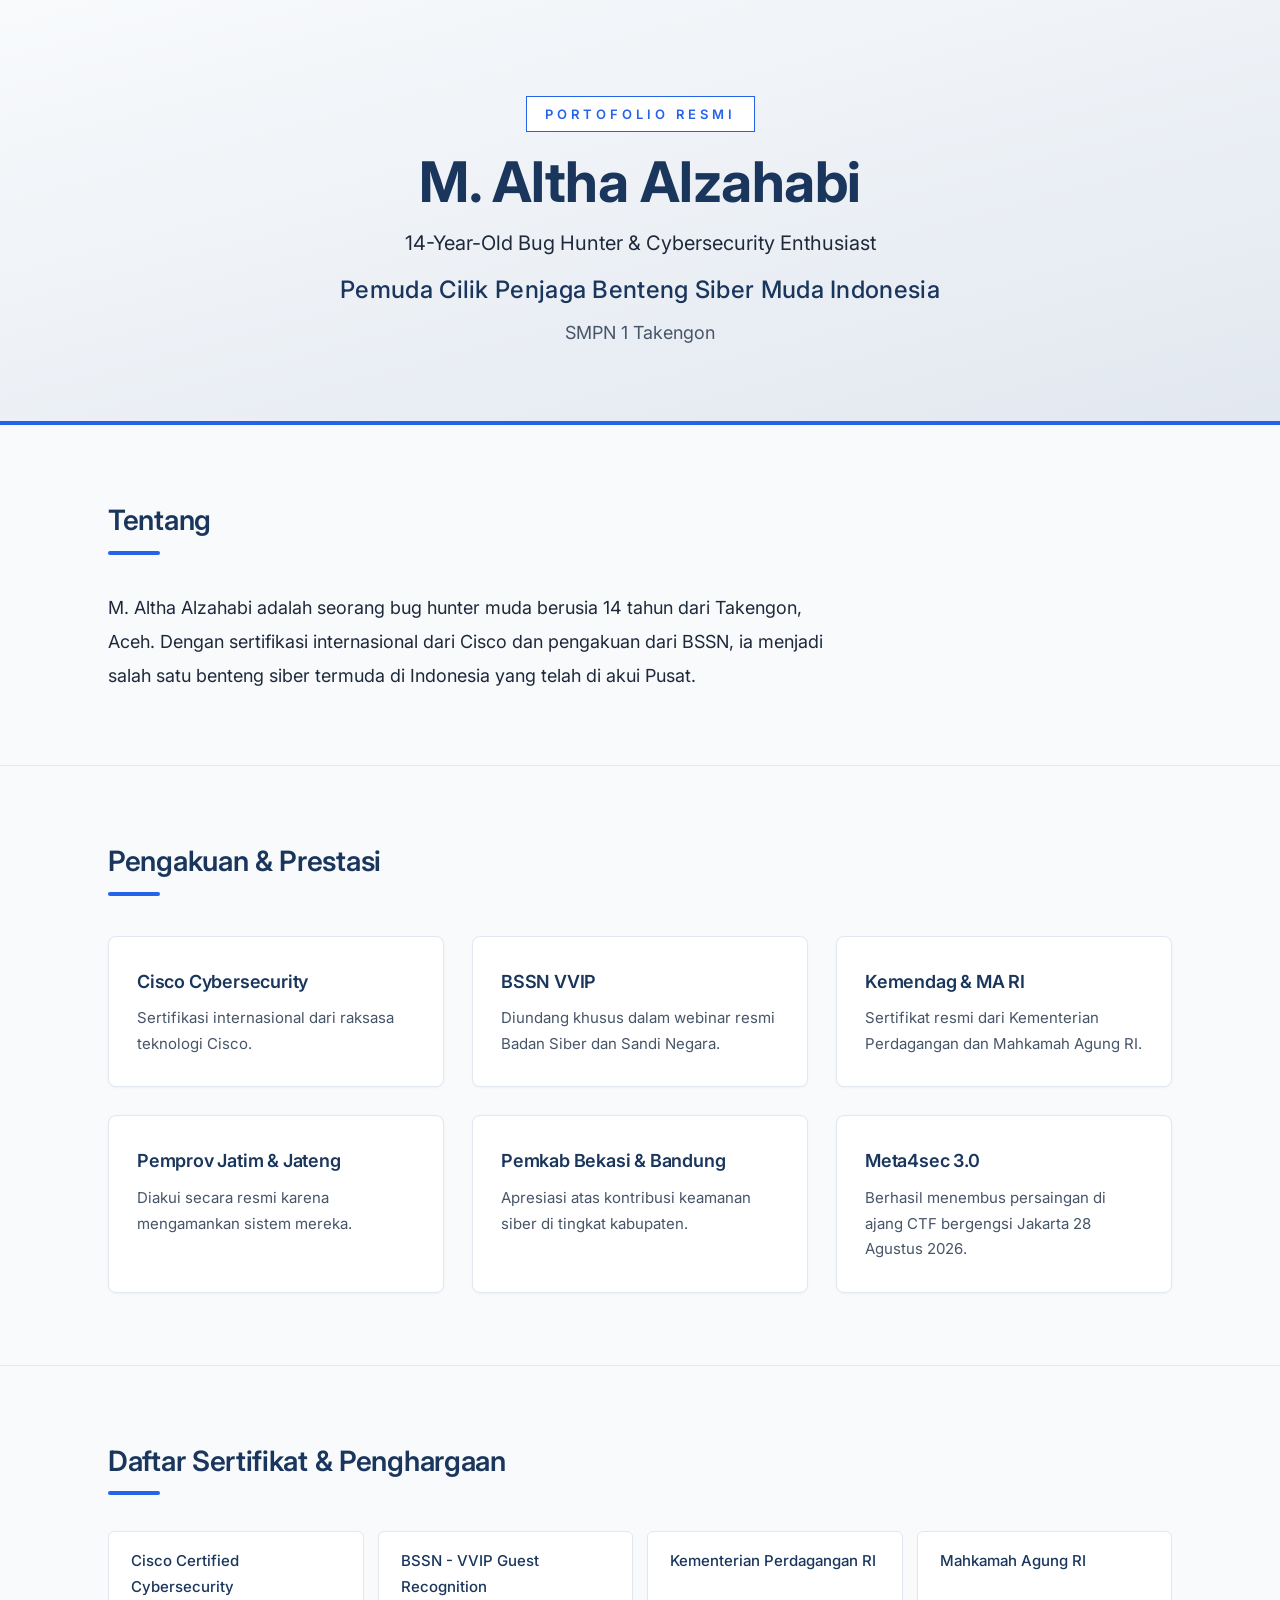
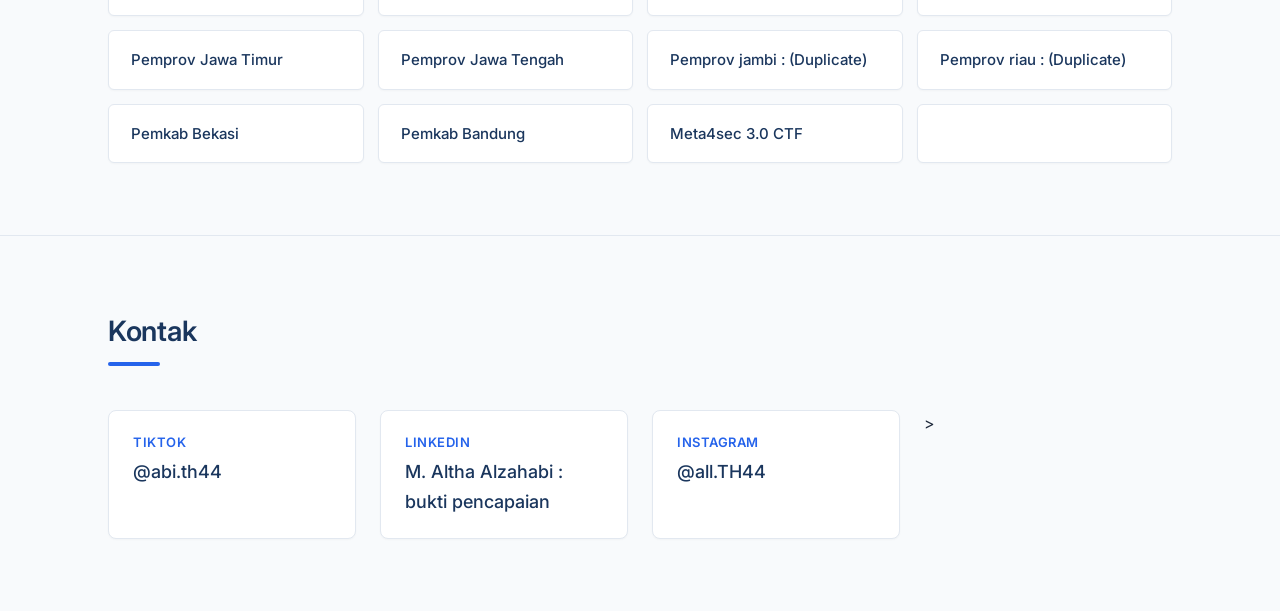
<file: index.html>
<!DOCTYPE html>

<html lang="id">
<head>
    <meta charset="UTF-8">
    <meta name="viewport" content="width=device-width, initial-scale=1.0">
    <title>M. Altha Alzahabi - Bug Hunter 14 Tahun | SMPN 1 Takengon | Cybersecurity</title>
    <meta name="description" content="Portofolio resmi M. Altha Alzahabi, bug hunter muda 14 tahun dari SMPN 1 Takengon. Bersertifikasi Cisco internasional dan diakui oleh BSSN serta lembaga tinggi negara.">
    <meta name="keywords" content="M. Altha Alzahabi, Altha Takengon, Bug Hunter 14 Tahun, SMPN 1 Takengon, Cisco Cybersecurity, Meta4sec 3.0, Tamu VVIP BSSN, Bug Hunter Mahkamah Agung, Cybersecurity Kemendag, Security Pemprov Jatim, Bug Bounty Pemprov Jateng, Pemkab Bekasi Security, Pemkab Bandung Bug Hunter, Bug Hunter Cilik, Benteng Siber Negara, Ethical Hacker Muda Indonesia, Takengon Cybersecurity,Aceh tengah">
    <meta property="og:title" content="M. Altha Alzahabi - Bug Hunter 14 Tahun">
    <meta property="og:description" content="Portofolio resmi bug hunter muda dari SMPN 1 Takengon. Diakui BSSN, Cisco, dan lembaga negara.">
    <meta property="og:image" content="https://altha-bughunter.com/assets/og-image.jpg">
    <meta name="twitter:card" content="summary_large_image">
    <meta name="twitter:title" content="M. Altha Alzahabi - Bug Hunter 14 Tahun">
    <meta name="twitter:description" content="Portofolio resmi bug hunter muda dari SMPN 1 Takengon. Diakui BSSN, Cisco, dan lembaga negara.">
    <script type="application/ld+json">
    {
        "@context": "https://schema.org",
        "@type": "Person",
        "name": "M. Altha Alzahabi",
        "description": "14-year-old Bug Hunter & Cybersecurity Enthusiast from SMPN 1 Takengon",
        "url": "https://altha-bughunter.com",
        "jobTitle": "Bug Hunter & Cybersecurity Researcher",
        "affiliation": {
            "@type": "Organization",
            "name": "SMPN 1 Takengon"
        },
        "award": [
            "Cisco Cybersecurity Certification",
            "BSSN VVIP Guest Appreciation",
            "Kemendag Certificate",
            "Mahkamah Agung Certificate"
        ],
        "knowsAbout": ["Cybersecurity", "Bug Bounty", "Ethical Hacking", "Network Security"],
        "nationality": "Indonesia"
    }
    </script>
    <link rel="canonical" href="https://altha-bughunter.com/">
    <link rel="icon" type="image/png" href="assets/favicon.png">
    <link rel="stylesheet" href="style.css">
    <link rel="preconnect" href="https://fonts.googleapis.com">
    <link rel="preconnect" href="https://fonts.gstatic.com" crossorigin>
    <link href="https://fonts.googleapis.com/css2?family=Inter:opsz,wght@14..32,300;14..32,400;14..32,500;14..32,600;14..32,700&display=swap" rel="stylesheet">
</head>
<body>
    <header class="header">
        <div class="container">
            <p class="top-tag">Portofolio resmi</p>
            <h1 class="name">M. Altha Alzahabi</h1>
            <p class="badge">14-Year-Old Bug Hunter & Cybersecurity Enthusiast</p>
            <p class="slogan">Pemuda Cilik Penjaga Benteng Siber Muda Indonesia</p>
            <p class="school">SMPN 1 Takengon</p>
        </div>
    </header>

    <section class="about">
        <div class="container">
            <h2>Tentang</h2>
            <p>M. Altha Alzahabi adalah seorang bug hunter muda berusia 14 tahun dari Takengon, Aceh. Dengan sertifikasi internasional dari Cisco dan pengakuan dari BSSN, ia menjadi salah satu benteng siber termuda di Indonesia yang telah di akui Pusat.</p>
        </div>
    </section>

    <section class="achievements">
        <div class="container">
            <h2>Pengakuan & Prestasi</h2>
            <div class="grid">
                <div class="card">
                    <h3>Cisco Cybersecurity</h3>
                    <p>Sertifikasi internasional dari raksasa teknologi Cisco.</p>
                </div>
                <div class="card">
                    <h3>BSSN VVIP</h3>
                    <p>Diundang khusus dalam webinar resmi Badan Siber dan Sandi Negara.</p>
                </div>
                <div class="card">
                    <h3>Kemendag & MA RI</h3>
                    <p>Sertifikat resmi dari Kementerian Perdagangan dan Mahkamah Agung RI.</p>
                </div>
                <div class="card">
                    <h3>Pemprov Jatim & Jateng</h3>
                    <p>Diakui secara resmi karena mengamankan sistem mereka.</p>
                </div>
                <div class="card">
                    <h3>Pemkab Bekasi & Bandung</h3>
                    <p>Apresiasi atas kontribusi keamanan siber di tingkat kabupaten.</p>
                </div>
                <div class="card">
                    <h3>Meta4sec 3.0</h3>
                    <p>Berhasil menembus persaingan di ajang CTF bergengsi Jakarta 28 Agustus 2026.</p>
                </div>
            </div>
        </div>
    </section>

    <section class="certificates">
        <div class="container">
            <h2>Daftar Sertifikat & Penghargaan</h2>
            <ul>
                <li>Cisco Certified Cybersecurity</li>
                <li>BSSN - VVIP Guest Recognition</li>
                <li>Kementerian Perdagangan RI</li>
                <li>Mahkamah Agung RI</li>
                <li>Pemprov Jawa Timur</li>
                <li>Pemprov Jawa Tengah</li>
                <li>Pemprov jambi : (Duplicate)</li>
                <li>Pemprov riau : (Duplicate)</li>
                <li>Pemkab Bekasi</li>
                <li>Pemkab Bandung</li>
                <li>Meta4sec 3.0 CTF</li>
                <li></li>
            </ul>
        </div>
    </section>

    <section class="contact">
        <div class="container">
            <h2>Kontak</h2>
            <div class="contact-grid">
                <div class="contact-item">
                    <span class="contact-label">TikTok</span>
                    <a href="https://www.tiktok.com/@abi.th44" target="_blank" rel="noopener noreferrer">@abi.th44</a>
                </div>
                <div class="contact-item">
                    <span class="contact-label">LinkedIn</span>
                    <a href="https://www.linkedin.com/in/m-altha-alzahabi-1b4916421/" target="_blank" rel="noopener noreferrer">M. Altha Alzahabi : bukti pencapaian</a>
                </div>
                <div class="contact-item">
                    <span class="contact-label">Instagram</span>
                    <a href="https://www.instagram.com/altha_takengon/" target="_blank" rel="noopener noreferrer">@all.TH44</a>
                </div> >
            </div>
        </div>
    </section>
  
</body>

</html>
</file>
<file: style.css>
* {
    margin: 0;
    padding: 0;
    box-sizing: border-box;
}

body {
    font-family: 'Inter', -apple-system, BlinkMacSystemFont, 'Segoe UI', Roboto, Helvetica, Arial, sans-serif;
    background: #f8fafc;
    color: #1e293b;
    line-height: 1.7;
    -webkit-font-smoothing: antialiased;
    -moz-osx-font-smoothing: grayscale;
}

.container {
    max-width: 1120px;
    margin: 0 auto;
    padding: 0 28px;
}

.header {
    text-align: center;
    padding: 96px 20px 72px;
    background: linear-gradient(165deg, #f8fafc 0%, #e2e8f0 100%);
    border-bottom: 4px solid #2563eb;
}

.top-tag {
    font-size: 13px;
    font-weight: 600;
    color: #2563eb;
    letter-spacing: 4px;
    text-transform: uppercase;
    margin-bottom: 20px;
    border: 1px solid #2563eb;
    display: inline-block;
    padding: 6px 18px;
    background: #ffffff;
}

.name {
    font-size: 56px;
    font-weight: 700;
    color: #1a365d;
    letter-spacing: -0.5px;
    line-height: 1.1;
    margin-bottom: 12px;
}

.badge {
    font-size: 20px;
    font-weight: 400;
    color: #1e293b;
    margin-bottom: 10px;
}

.slogan {
    font-size: 24px;
    font-weight: 500;
    color: #1a365d;
    margin-bottom: 8px;
    letter-spacing: 0.3px;
}

.school {
    font-size: 18px;
    font-weight: 400;
    color: #475569;
}

section {
    padding: 72px 0;
    border-bottom: 1px solid #e2e8f0;
}

section:last-of-type {
    border-bottom: none;
}

h2 {
    font-size: 28px;
    font-weight: 600;
    color: #1a365d;
    letter-spacing: -0.3px;
    margin-bottom: 36px;
    position: relative;
    display: inline-block;
    padding-bottom: 10px;
}

h2:after {
    content: '';
    position: absolute;
    bottom: 0;
    left: 0;
    width: 52px;
    height: 4px;
    background: #2563eb;
    border-radius: 2px;
}

.about p {
    font-size: 18px;
    color: #1e293b;
    max-width: 740px;
    line-height: 1.9;
    font-weight: 400;
}

.grid {
    display: grid;
    grid-template-columns: repeat(auto-fit, minmax(280px, 1fr));
    gap: 28px;
    margin-top: 4px;
}

.card {
    background: #ffffff;
    padding: 30px 28px;
    border-radius: 8px;
    border: 1px solid #e2e8f0;
    transition: all 0.25s ease;
    box-shadow: 0 1px 3px rgba(0,0,0,0.04);
}

.card:hover {
    border-color: #2563eb;
    box-shadow: 0 12px 30px -8px rgba(37,99,235,0.12);
    transform: translateY(-4px);
}

.card h3 {
    font-size: 18px;
    font-weight: 600;
    color: #1a365d;
    margin-bottom: 8px;
    letter-spacing: -0.2px;
}

.card p {
    font-size: 15px;
    color: #475569;
    line-height: 1.7;
    font-weight: 400;
}

.certificates ul {
    list-style: none;
    display: grid;
    grid-template-columns: repeat(auto-fit, minmax(240px, 1fr));
    gap: 14px;
}

.certificates ul li {
    background: #ffffff;
    padding: 16px 22px;
    border-radius: 6px;
    border: 1px solid #e2e8f0;
    font-size: 15px;
    color: #1a365d;
    font-weight: 500;
    transition: 0.2s ease;
    box-shadow: 0 1px 2px rgba(0,0,0,0.03);
}

.certificates ul li:hover {
    border-color: #2563eb;
    background: #f8fafc;
    box-shadow: 0 4px 12px rgba(37,99,235,0.08);
}

.contact-grid {
    display: grid;
    grid-template-columns: repeat(auto-fit, minmax(200px, 1fr));
    gap: 24px;
    margin-top: 8px;
}

.contact-item {
    background: #ffffff;
    padding: 20px 24px;
    border-radius: 8px;
    border: 1px solid #e2e8f0;
    display: flex;
    flex-direction: column;
    gap: 4px;
    transition: 0.2s ease;
    box-shadow: 0 1px 2px rgba(0,0,0,0.03);
}

.contact-item:hover {
    border-color: #2563eb;
    background: #f8fafc;
}

.contact-label {
    font-size: 13px;
    font-weight: 600;
    color: #2563eb;
    text-transform: uppercase;
    letter-spacing: 0.5px;
}

.contact-item a,
.contact-value {
    font-size: 18px;
    font-weight: 500;
    color: #1a365d;
    text-decoration: none;
}

.contact-item a:hover {
    color: #2563eb;
    text-decoration: underline;
}

footer {
    text-align: center;
    padding: 48px 0;
    background: #ffffff;
    border-top: 4px solid #2563eb;
    color: #475569;
    font-size: 14px;
    font-weight: 400;
    letter-spacing: 0.2px;
}

@media (max-width: 640px) {
    .name {
        font-size: 34px;
    }
    .badge {
        font-size: 16px;
    }
    .slogan {
        font-size: 19px;
    }
    .header {
        padding: 56px 20px 44px;
    }
    section {
        padding: 44px 0;
    }
    h2 {
        font-size: 24px;
        margin-bottom: 28px;
    }
    .grid {
        grid-template-columns: 1fr;
        gap: 20px;
    }
    .certificates ul {
        grid-template-columns: 1fr;
    }
    .contact-grid {
        grid-template-columns: 1fr;
    }
    .container {
        padding: 0 20px;
    }
    .top-tag {
        font-size: 11px;
        padding: 4px 14px;
        letter-spacing: 3px;
    }
    .contact-item a,
    .contact-value {
        font-size: 16px;
    }
}
</file>
